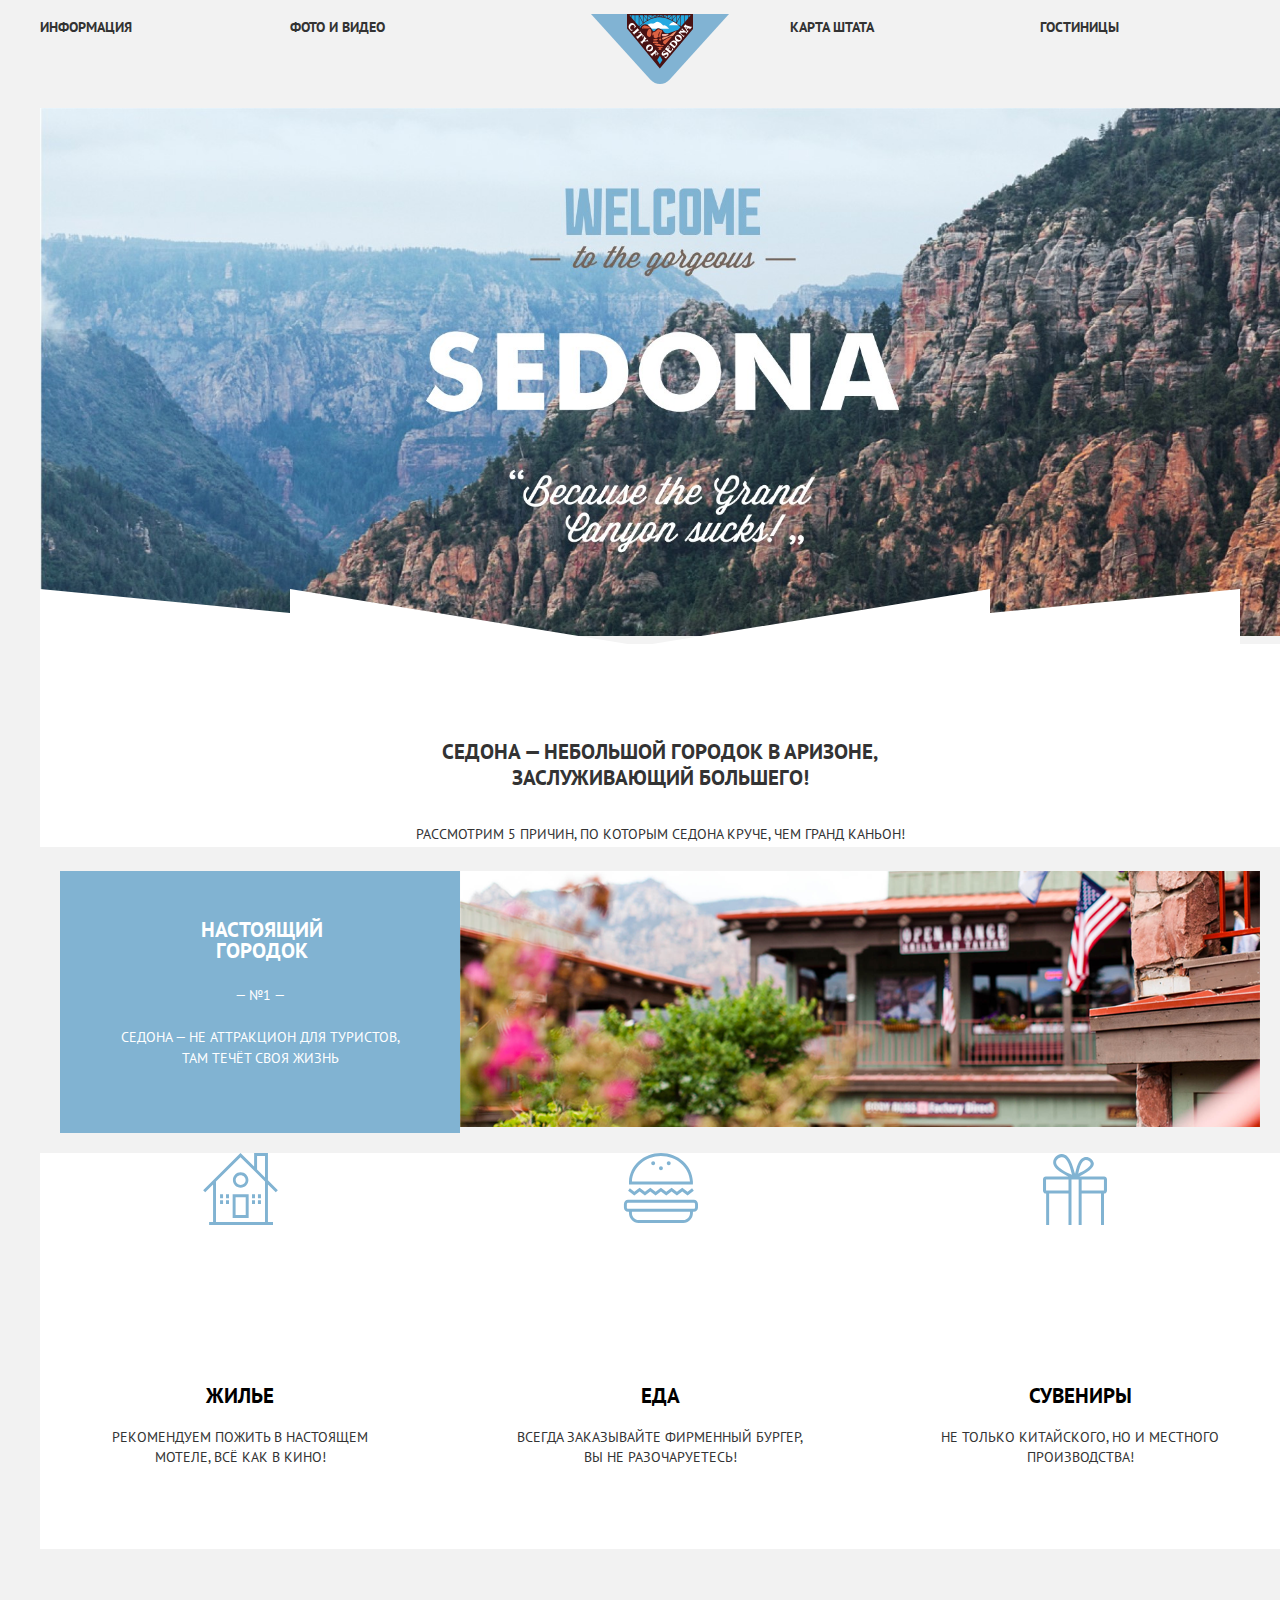
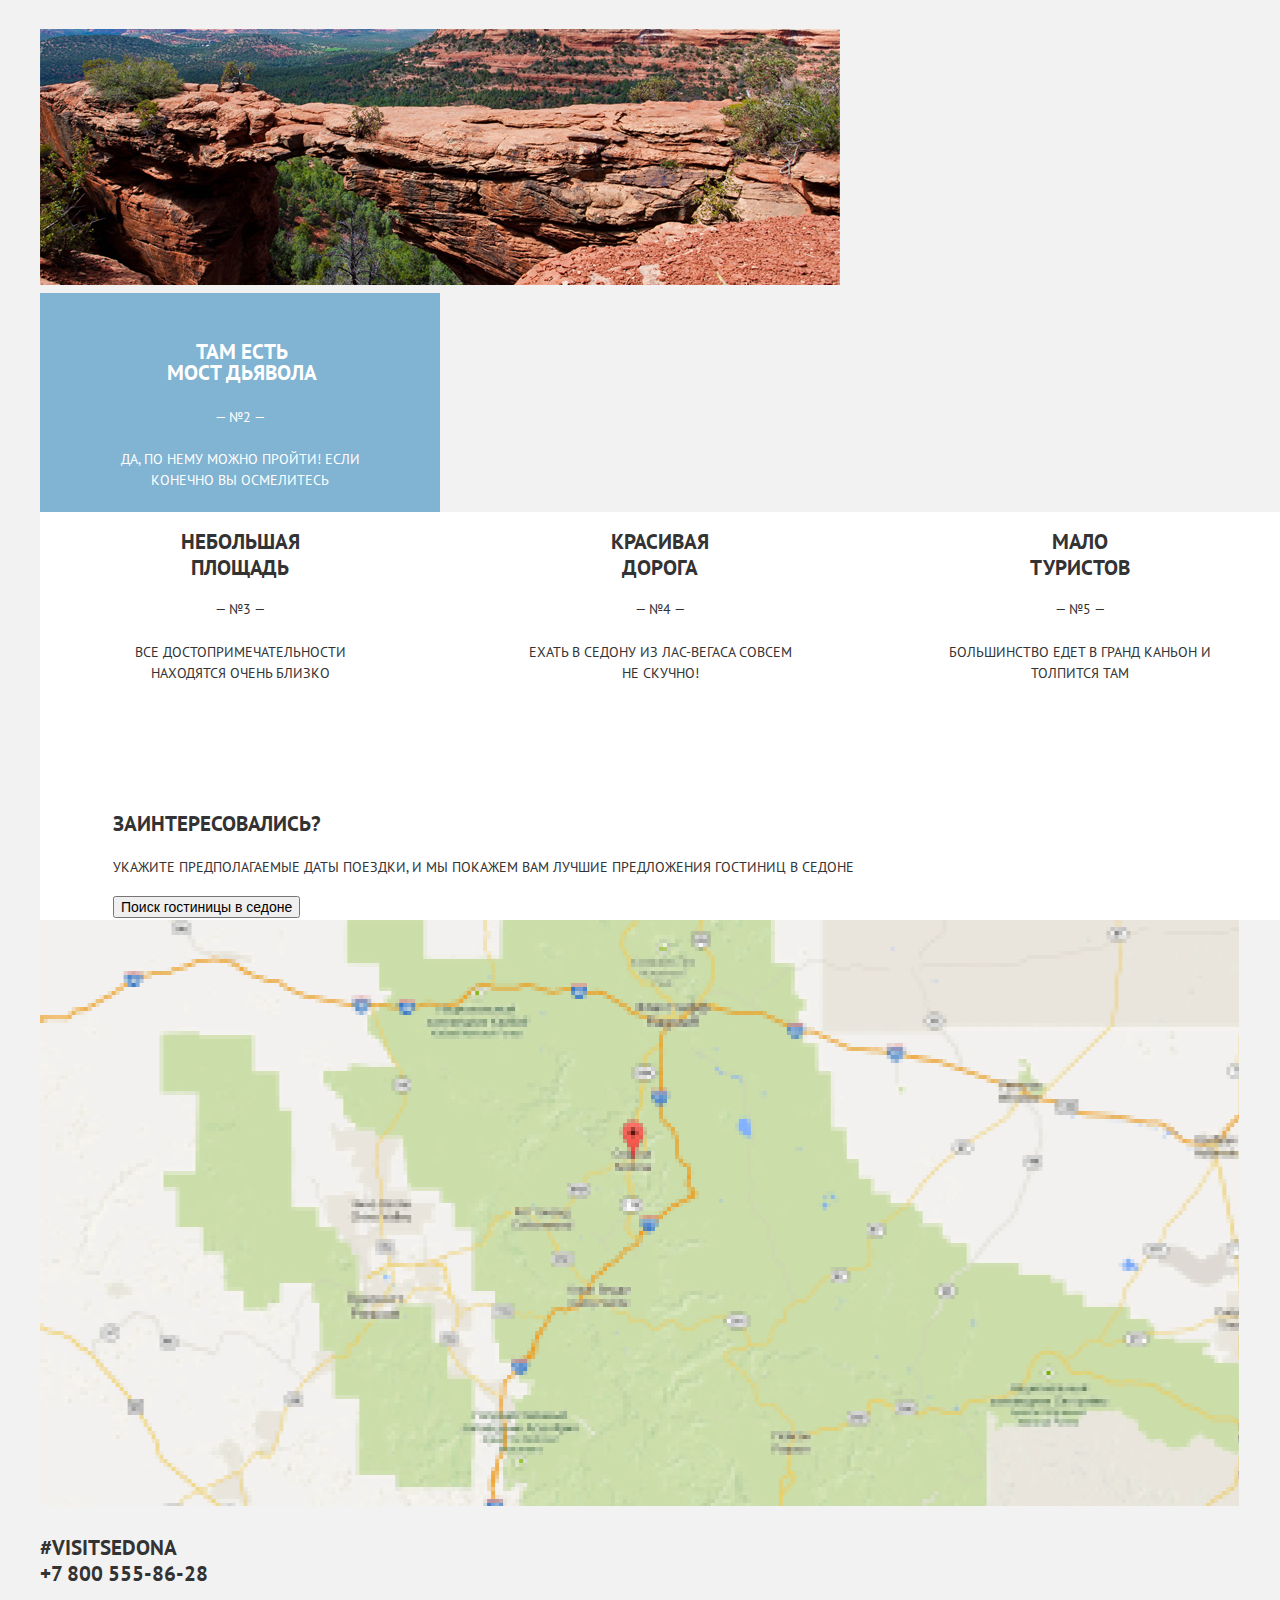
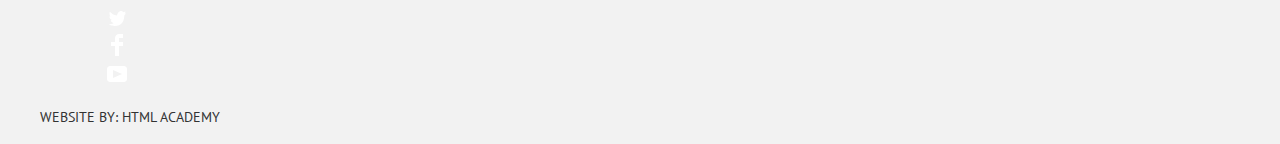
<file: index.html>
<!DOCTYPE html>
<html class="page" lang="ru">

<head>
  <meta charset="utf-8">
  <title>HTML Academy: Седона</title>
  <link rel="icon" href="favicon.ico">
  <link href="https://fonts.googleapis.com/css?family=PT+Sans:400,700&amp;subset=cyrillic" rel="stylesheet">
  <link rel="stylesheet" href="css/normalize.css">
  <link rel="stylesheet" href="css/style.css">
</head>

<body class="page-body">
  <div class="container">


    <header claas="page-header">
      <nav class="page-navigation">
        <div class="main-navigation-list">
          <ul class="navigation-list">
            <li class="navigation-item">
              <a href="index.html">Информация</a>
            </li>
            <li class="navigation-item">
              <a href="index.html">Фото и Видео</a>
            </li>
            <a class="page-header-logo" href="index.html">
              <img src="img/logo.svg" width="138" height="70" alt="Логотип SEDONA">
            </a>
            <li class="navigation-item">
              <a href="#">Карта Штата</a>
            </li>
            <li class="navigation-item">
              <a href="catalog.html">Гостиницы</a>
            </li>
          </ul>
        </div>
      </nav>
    </header>


    <main class="page-content">
      <header class="header-promo">
        <section class="promo">
          <img src="img/welcome.jpg" width="1200" height="509" alt="Слайд SEDONA">
        </section>
        <section class="item-figure">
          <img src="img/triangle.svg" width="1200" height="57" alt="Треугольник">
        </section>
        <section class="item-promo">
          <h2>Седона — небольшой городок в Аризоне, <br>
            заслуживающий большего!</h2>
          <p>Рассмотрим 5 причин, по которым Седона круче, чем гранд каньон!</p>
        </section>
      </header>

      <section class="advantages">
        <div class="advantage-blue">
          <h2>Настоящий<br>
            городок</h2>
          <p>— №1 —</p>
          <p>Седона — не аттракцион для туристов, там течёт своя жизнь</p>
        </div>
        <div class="advantages-image">
          <img src="img/city.png" width="800" height="256" alt="Настоящий городок">
        </div>
      </section>

      <section class="feature">
        <ul class="feature-list">
          <li class="item-feature icon-1">
            <h3>Жилье</h3>
            <p>Рекомендуем пожить в настоящем мотеле, всё как в кино!</p>
          </li>
          <li class="item-feature icon-2">
            <h3>Еда</h3>
            <p>Всегда заказывайте фирменный бургер, вы не разочаруетесь!</p>
          </li>
          <li class="item-feature icon-3">
            <h3>Сувениры</h3>
            <p>Не только китайского, но и местного производства!</p>
          </li>
        </ul>
      </section>
      <section>
        <div class="advantage-image">
          <img src="img/brige.png" width="800" height="256" alt="Мост Дъявола">
        </div>
        <div class="advantage-blue">
          <h2>Там есть<br>
            Мост дьявола</h2>
          <p>— №2 —</p>
          <p>Да, по нему можно пройти! Если конечно вы осмелитесь</p>
        </div>

      </section>
      <section>
        <ul class="feature-list">
          <li class="more-feature">
            <h2>Небольшая<br>
              площадь</h2>
            <p>— №3 —</p>
            <p>все достопримечательности находятся очень близко</p>
          </li>
          <li class="more-feature">
            <h2>Красивая<br>
              дорога</h2>
            <p>— №4 —</p>
            <p>ехать в седону из лас-вегаса совсем не скучно!</p>
          </li>
          <li class="more-feature">
            <h2>Мало<br>
              туристов</h2>
            <p>— №5 —</p>
            <p>большинство едет в гранд каньон и толпится там</p>
          </li>
        </ul>
      </section>
      <section class="search-hotel">
        <h2>Заинтересовались?</h2>
        <p>Укажите предполагаемые даты поездки, и мы покажем вам лучшие предложения гостиниц в седоне</p>
        <button type="button">Поиск гостиницы в седоне</button>
      </section>
    </main>


    <footer class="page-footer">
      <section class="map-image">
        <img src="img/map.png" width="1200" height="256" alt="Карта">
      </section>
      <section class="item-contact">
        <p>
          #VISITSEDONA<br>
          <a href="tel:+78005558628">+7 800 555-86-28</a>
        </p>
      </section>
      <section class="footer-social">
        <ul class="social-list">
          <li class="social-item">
            <a class="social-button button-tw" href="">
              <img src="img/twitter.svg" width="46" height="48" alt="Twitter">
            </a>
          </li>
          <li class="social-item">
            <a class="social-button button-fb" href="">
              <img src="img/facebook.svg" width="46" height="48" alt="Facebook">
            </a>
          </li>
          <li class="social-item">
            <a class="social-button button-yt" href="">
              <img src="img/youtube.svg" width="46" height="48" alt="YouTube">
            </a>
          </li>
        </ul>
      </section>
      <p class="footer-copyright">
        Website by:
        <a href="https://htmlacademy.ru">HTML Academy</a>
      </p>
    </footer>
  </div>
</body>

</html>
</file>
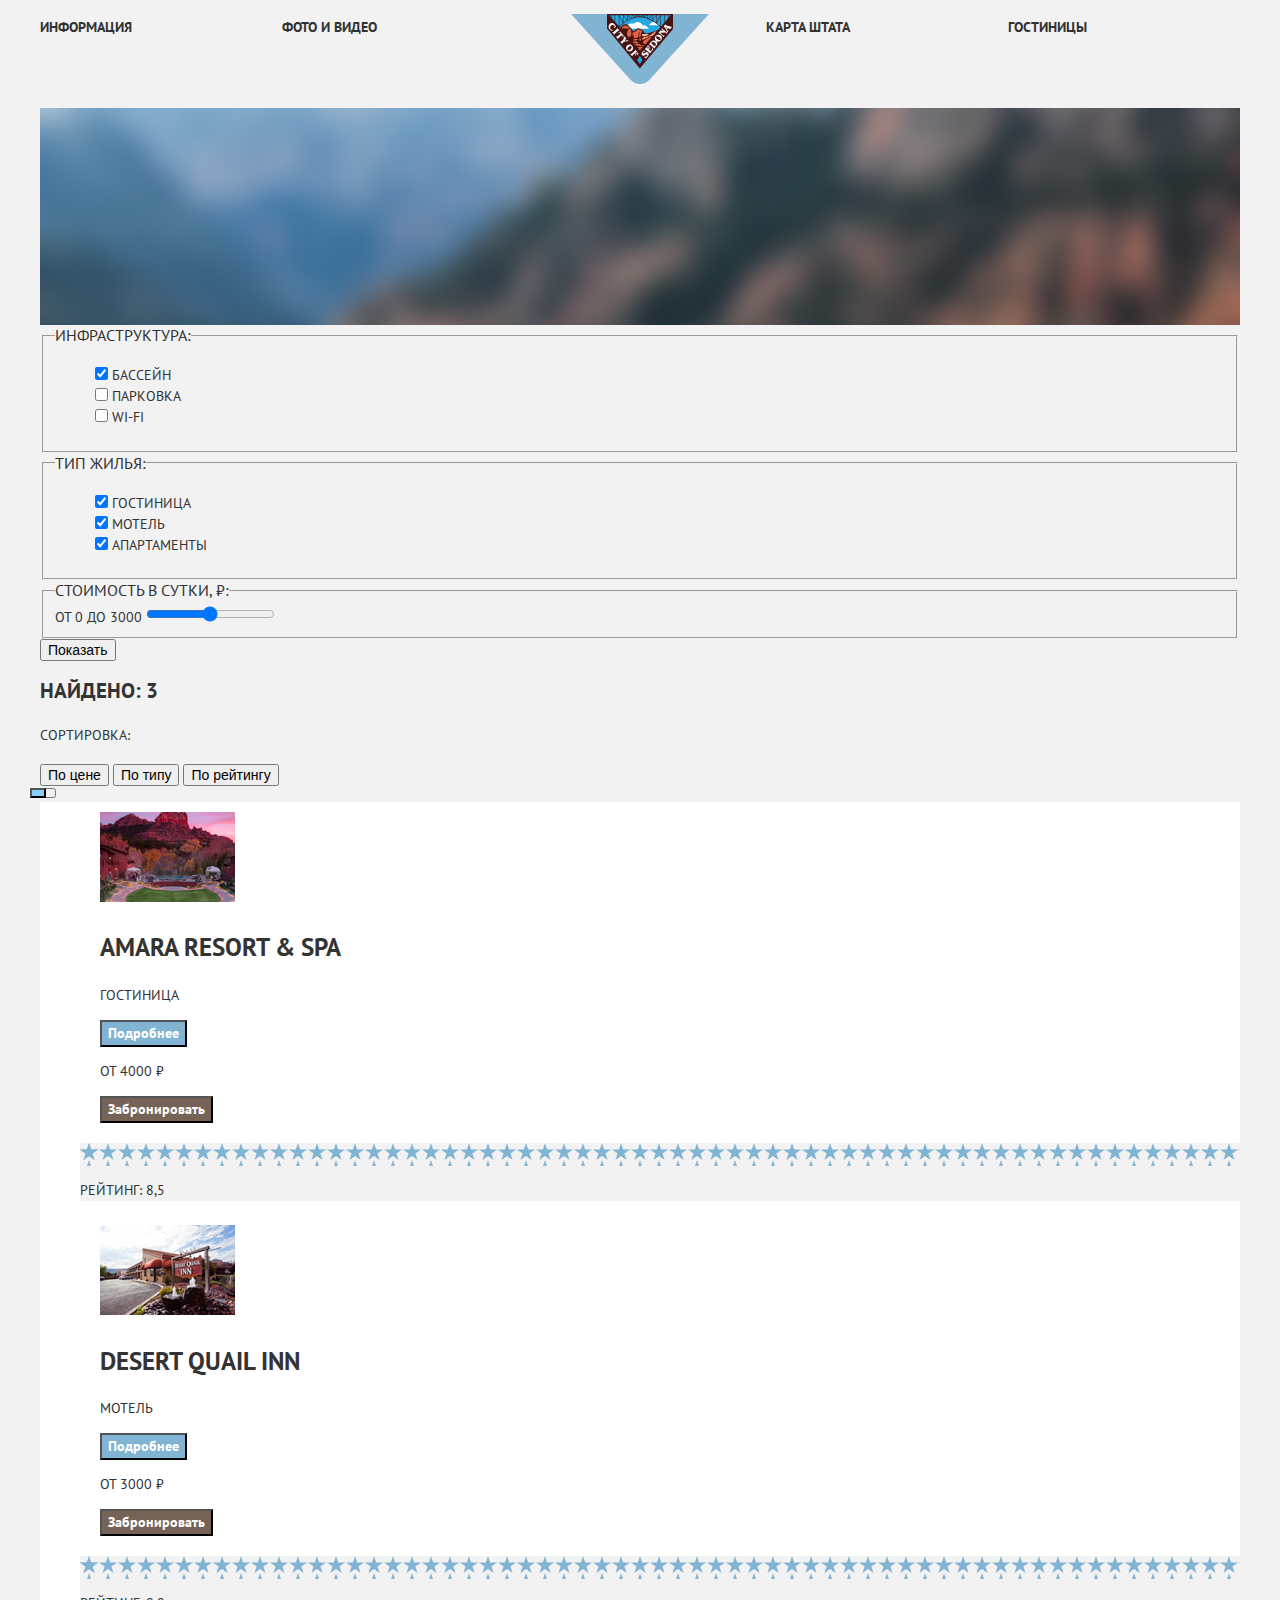
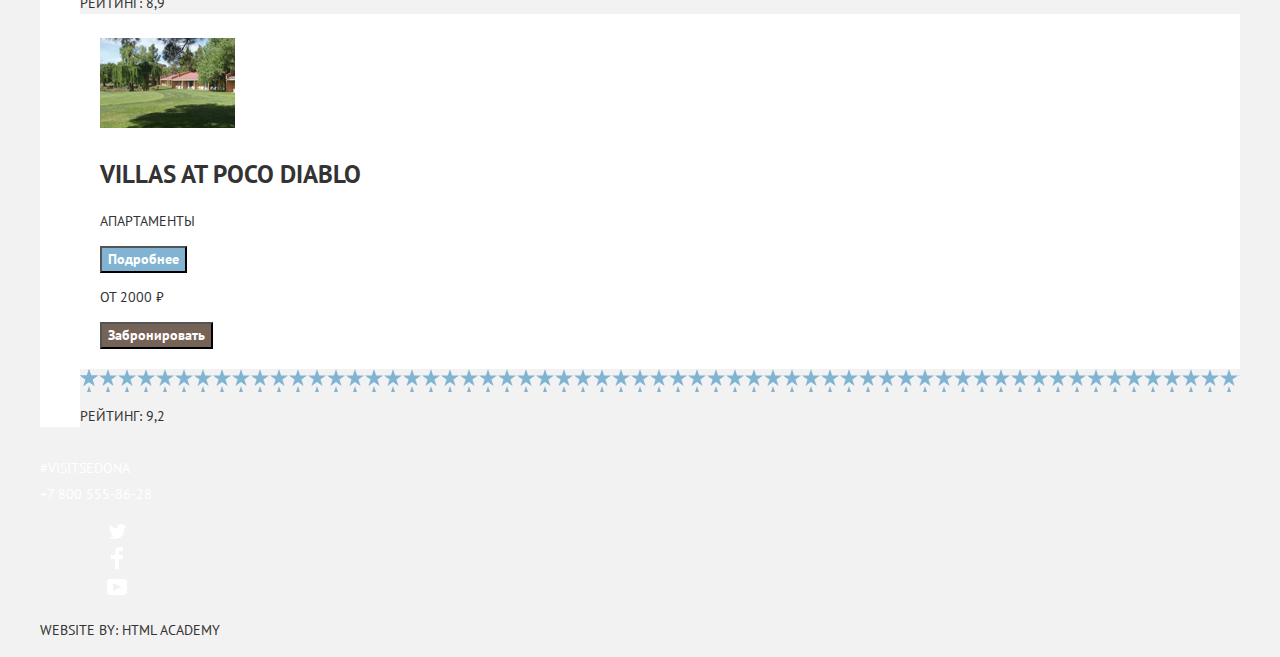
<file: catalog.html>
<!DOCTYPE html>
<html class="page" lang="ru">

<head>
  <meta charset="utf-8">
  <title>HTML Academy: Седона</title>
  <link rel="icon" href="favicon.ico">
  <link rel="stylesheet" href="https://fonts.googleapis.com/css2?family=PT+Sans&display=swap">
  <link href="css/normalize.css" rel="stylesheet">
  <link href="css/style.css" rel="stylesheet">
</head>

<body class="page-body">
  <div class="container">
    <header claas="page-header">
      <nav class="page-navigation">
        <div class="main-navigation-list">
          <ul class="navigation-list">
            <li class="navigation-item">
              <a href="index.html">Информация</a>
            </li>
            <li class="navigation-item">
              <a href="index.html">Фото и Видео</a>
            </li>
            <a class="page-header-logo" href="index.html">
              <img src="img/logo.svg" width="138" height="70" alt="Логотип SEDONA">
            </a>
            <li class="navigation-item">
              <a href="#">Карта Штата</a>
            </li>
            <li class="navigation-item">
              <a href="catalog.html">Гостиницы</a>
            </li>
          </ul>
        </div>
      </nav>
    </header>
    <section class="filters">
      <div class="filter-image">
        <img src="img/background.png" wigth="1200" height="217" alt="rating-stars">
      </div>
      <form class="filter" method="get" action="https://echo.htmlacademy.ru">
        <fieldset>
          <legend>Инфраструктура:</legend>
          <ul>
            <li class="item-filter">
              <input class="filter-input" type="checkbox" name="pool" id="filter-pool" checked>
              <label for="filter-pool">Бассейн</label>
            </li>
            <li class="item-filter">
              <input class="filter-input" type="checkbox" name="parking" id="filter-parking">
              <label for="filter-parking">Парковка</label>
            </li>
            <li class="item-filter">
              <input class="filter-input" type="checkbox" name="wifi" id="filter-wifi">
              <label for="filter-wifi">Wi-Fi</label>
            </li>
          </ul>
        </fieldset>
        <fieldset>
          <legend>Тип жилья:</legend>
          <ul>
            <li class="item-filter">
              <input class="filter-input" type="checkbox" name="hotel" id="filter-hotel" checked>
              <label for="filter-hotel">Гостиница</label>
            </li>
            <li class="item-filter">
              <input class="filter-input" type="checkbox" name="motel" id="filter-motel" checked>
              <label for="filter-motel">Мотель</label>
            </li>
            <li class="item-filter">
              <input class="filter-input" type="checkbox" name="apartments" id="filter-apartments" checked>
              <label for="filter-apartments">Апартаменты</label>
            </li>
          </ul>
        </fieldset>
        <fieldset class="range-slider">
          <legend>Стоимость в сутки, ₽:</legend>
          <label for="filter-price"><span>От 0</span> <span>До 3000</span></label>
          <input type="range" name="price" id="filter-price" multiple min="0" step="1" max="3000">
        </fieldset>
        <button type="submit">Показать</button>
      </form>
    </section>
    <section class="catalog">
      <h2>Найдено: 3</h2>
      <p>Сортировка:</p>
      <button type="button">По цене</button>
      <button type="button">По типу</button>
      <button type="button">По рейтингу</button>
      <div class="arrow">
        <button class="arrow-up" type="button"><i class="arrow up"></i></button>
        <button class="arrow-down" type="button"><i class="arrow down active"></i></button>
      </div>
      <ul class="catalog-list">



        <li class="catalog-item">
          <div class="item-left-side">
            <a href="#">
              <img src="img/hotel.png" class="item-image" width="135" height="90" alt="Amara Resort & Spa">
            </a>
            <div class="item-inner">
              <a href="#">
                <h3>Amara Resort & Spa</h3>
              </a>
              <div class="item-more">
                <p>
                  Гостиница
                </p>
                <button class="more-button" type="button">Подробнее</button>
              </div>
              <div class="item-price">
                <p>
                  От 4000 ₽
                </p>
                <button class="item-button" type="button">Забронировать</button>
              </div>
            </div>
          </div>

          <div class="item-right-side">
            <div class="rating-stars">
              <img src="img/star.png" wigth="19" height="17" alt="Star">
            </div>
            <p>Рейтинг: 8,5</p>
          </div>
        </li>




        <li class="catalog-item">
          <div class="item-left-side">
            <a class="item-image" href="#">
              <img src="img/motel.png" width="135" height="90" alt="Desert Quail Inn">
            </a>
            <div class="item-inner">
              <a href="#">
                <h3>Desert Quail Inn</h3>
              </a>
              <div class="item-more">
                <p>
                  Мотель
                </p>
                <button class="more-button" type="button">Подробнее</button>
              </div>
              <div class="item-price">
                <p>
                  От 3000 ₽
                </p>
                <button class="item-button" type="button">Забронировать</button>
              </div>
            </div>
          </div>

          <div class="item-right-side">
            <div class="rating-stars">
              <img src="img/star.png" wigth="19" height="17" alt="Star">
            </div>
            <p>Рейтинг: 8,9</p>
          </div>
        </li>
        <li class="catalog-item">
          <div class="item-left-side">
            <a class="item-image" href="#">
              <img src="img/apartaments.png" width="135" height="90" alt="Villas at Poco Diablo">
            </a>
            <div class="item-inner">
              <a href="#">
                <h3>Villas at Poco Diablo</h3>
              </a>
              <div class="item-more">
                <p>
                  Апартаменты
                </p>
                <button class="more-button" type="button">Подробнее</button>
              </div>
              <div class="item-price">
                <p>
                  От 2000 ₽
                </p>
                <button class="item-button" type="button">Забронировать</button>
              </div>
            </div>
          </div>

          <div class="item-right-side">
            <div class="rating-stars">
              <img src="img/star.png" wigth="19" height="17" alt="Star">
            </div>
            <p>Рейтинг: 9,2</p>
          </div>
        </li>

      </ul>
    </section>
    </main>
    <footer class="page-footer">
      <section class="footer-social">
        <p>
          #VISITSEDONA<br>
          <a href="tel:+78005558628">+7 800 555-86-28</a>
        </p>
      </section>
      <section>
        <ul class="social-list">
          <li class="social-item">
            <a class="social-button button-tw" href="">
              <img src="img/twitter.svg" width="46" height="48" alt="Twitter">
            </a>
          </li>
          <li class="social-item">
            <a class="social-button button-fb" href="">
              <img src="img/facebook.svg" width="46" height="48" alt="Facebook">
            </a>
          </li>
          <li class="social-item">
            <a class="social-button button-yt" href="">
              <img src="img/youtube.svg" width="46" height="48" alt="YouTube">
            </a>
          </li>
        </ul>
      </section>
      <p class="footer-copyright">
        Website by:
        <a href="https://htmlacademy.ru">HTML Academy</a>
      </p>
    </footer>
  </div>
</body>

</html>
</file>
<file: css/style.css>
:root {
  background: #F2F2F2;
  background: #81B3D2;
  background: #EEEEEE;
  background: #766357;
}

body {
  margin: 0;
  padding: 0;
  font-family: "PT Sans", Arial, sans-serif;
  font-size: 14px;
  line-height: 26px;
  color: #333333;
  text-transform: uppercase;
  background-color: #f2f2f2;
  min-height: 100%;
  /* гриды */
  display: grid;
  grid-template-rows: min-content 1fr min-content;
  align-content: start;
}

a {
  min-height: 100%;
  text-decoration: none;
}

img {
  max-width: 100%;
  height: auto;
  width: auto;
}

.page {
  height: 100%;
}

.container {
  width: 1200px;
  margin: 0 auto;
  display: grid;
}

.container a {
  color: var(--basic-black);
}

.button {
  display: inline-block;
  vertical-align: top;
  font: inherit;
  text-align: center;
  vertical-align: middle;
  text-transform: uppercase;
  border: none;
}

​.page-header {
  background-color: #ffffff;
}

.main-navigation-list {
  background-color: var(--white);
}

.navigation-list {
  display: grid;
  grid-template-columns: 1fr 1fr 1fr 1fr 1fr;
  gap: 20px 10px;
  padding: 0;
  margin: 0;
  padding-top: 14px;
  padding-bottom: 16px;
}

.navigation-item {
  margin: 0;
  padding: 0;
  list-style-type: none;
  font-style: normal;
  font-weight: bold;
  font-size: 14px;
  line-height: 26px;
}

.page-header-logo {
  justify-self: center;
}

/* promo */

.header-promo {
  background-color: white;
}

.promo {
  width: 100%;
  min-height: 508px;
  background-repeat: no-repeat;
  background-size: contain;
  background-color: #f3f3f3;
}

.item-figure {
  position: relative;
  top: -55px;
  bottom: 10px;
  width: 100%;
  height: 100%;
  max-height: 100px;
}

.item-promo {
  font-weight: normal;
  font-size: 14px;
  line-height: 26px;
  align-items: center;
  text-align: center;
}

.item-promo h2 {
  margin: 20px 20px 20px;
  padding: 10px 10px 10px;
  font-family: PT Sans;
  font-style: normal;
  font-weight: bold;
  font-size: 21px;
  line-height: 26px;
  align-items: center;
  text-align: center;
  text-transform: uppercase;
  background-color: white;
}

/* advantages */

.advantages {
  margin: 10px 10px 10px;
  padding: 10px 10px 10px;
  font-style: normal;
  font-weight: normal;
  font-size: 14px;
  line-height: 21px;
  display: grid;
  grid-template-columns: 1fr 100%;
}

.advantage-blue {
  width: 400px;
  padding-top: 48px;
  text-align: center;
  background: #81b3d2;
  color: white;
}

.advantage-blue h2 {
  width: 160px;
  margin: 0 auto;
  margin-left: 122px;
  margin-bottom: 24px;
  font-size: 21px;
  line-height: 21px;
  font-weight: 700;
}

.advantage-blue p {
  width: 302px;
  padding-bottom: 21px;
  margin: 0 auto;
  font-size: 14px;
  line-height: 21px;
  text-align: center;
  font-weight: 400;
}

.advantage-item {
  margin: 0;
  padding: 0;
}

.advantage-image {
  height: auto;
  width: 100%;
  display: block;
}

/* feature */

.feature {
  margin-bottom: 80px;
}

.feature-list {
  display: grid;
  grid-template-columns: 1fr 1fr 1fr;
  column-gap: 20px;
  margin: 0;
  padding: 0;
  list-style: none;
  background-color: #ffffff;
}

.icon-1::before {
  content: "";
  margin: auto;
  right: 0;
  left: 0;
  width: 75px;
  height: 72px;
  background-image: url(../img/icon-1.svg);
  background-repeat: no-repeat;
  display: block;
}

.icon-2::before {
  content: "";
  margin: auto;
  right: 0;
  left: 0;
  width: 75px;
  height: 72px;
  background-image: url(../img/icon-2.svg);
  background-repeat: no-repeat;
  display: block;
}

.icon-3::before {
  content: "";
  margin: auto;
  right: 0;
  left: 0;
  width: 75px;
  height: 72px;
  background-image: url(../img/icon-3.svg);
  background-repeat: no-repeat;
  display: block;
}

.item-feature {
  width: 400px;
  text-align: center;
}

.item-feature h3 {
  position: relative;
  margin-top: 160px;
  padding: 0;
  font-family: "PT Sans";
  font-size: 21px;
  font-weight: 700;
  line-height: 21px;
  color: #000000;
}

.item-feature p {
  width: 288px;
  margin: 0 auto;
  margin-bottom: 82px;
  font-family: "PT Sans";
  font-size: 14px;
  font-weight: 400;
  line-height: 20px;
  color: #333333;
}

.more-feature {
  width: 400px;
  text-align: center;
  padding-bottom: 38px;
}

.more-feature h3 {
  width: 134px;
  margin: 0 auto;
  margin-bottom: 22px;
  margin-top: 48px;
  font-size: 21px;
  line-height: 21px;
  text-align: center;
  font-weight: 700;
  color: #000000;
}

.more-feature p {
  width: 264px;
  margin: 0 auto;
  margin-bottom: 22px;
  font-size: 14px;
  line-height: 21px;
  text-align: center;
  font-weight: 400;
  color: #333333;
}

.feature-blue {
  width: 400px;
  padding-top: 48px;
  text-align: center;
  background: #81b3d2;
  color: white;
}

.feature-blue h2 {
  width: 160px;
  margin: 0 auto;
  margin-left: 122px;
  margin-bottom: 24px;
  font-size: 21px;
  line-height: 21px;
  font-weight: 700;
}

.feature-blue p {
  width: 302px;
  padding-bottom: 21px;
  margin: 0 auto;
  font-size: 14px;
  line-height: 21px;
  text-align: center;
  font-weight: 400;
}

.feature-image {
  height: auto;
  width: 100%;
  display: block;
}

.search-hotel {
  align-items: center;
  margin: 0 auto;
  padding: 0 73px;
  padding-top: 50px;
  background-color: #ffffff;
}

/* footer */

.map-image {
  max-width: 100%;
  height: auto;
  width: auto;
}

.item-contact {
  color: var(--basic-black);
  font-family: PT Sans;
  font-style: normal;
  font-weight: bold;
  font-size: 21px;
  line-height: 26px;
  text-decoration-color: black;
}

.footer-social {
  margin: 0 auto;
  padding: 0 auto;
  color: white;
}

.social-list {
  align-items: center;
  justify-content: center;
  margin: 0;
  margin-right: 224px;
  padding: 0;
  width: 154px;
  text-align: center;
  list-style: none;
}

/* начало фильтровки */

.filters {
  font-size: 14px;
  line-height: 21px;
}

.filter-image {
  width: 1200px;
  height: 217px;
  background-image: url("/img/background.png");
  background-position: contain;
  background-repeat: no-repeat;
  background-size: auto, cover;
  background-color: #fafafa;
}

.filter legend {
  font-size: 16px;
  line-height: 21px;
}

.filter ul {
  list-style: none;
  line-height: 18px;
}

.filter-input {
  font-family: PT Sans;
  font-style: normal;
  font-weight: normal;
}

.item-filter {
  font-size: 14px;
  line-height: 21px;
  font-family: PT Sans;
  font-style: normal;
  font-weight: normal;
}

.arrow-up {
  position: absolute;
  width: 11px;
  height: 10px;
  color: darkgrey;
}

.arrow-down {
  position: absolute;
  width: 11px;
  height: 10px;
  background: lightskyblue;
  left: 30px;
}

/* фильтрование каталога */

.catalog-list {
  background-color: white;
}

.catalog-item {
  list-style: none;
}

.catalog-item a {
  color: var(--basic-black);
}

.item-left-side {
  margin: 10px 10px 10px;
  padding: 10px 10px 10px;
  ;
}

.item-image {
  width: 135px;
  height: 90px;
}

.item-inner {
  font-family: PT Sans;
  font-style: normal;
  font-weight: bold;
  font-size: 21px;
  line-height: 26px;
}

.item-more {
  font-family: PT Sans;
  font-style: normal;
  font-weight: normal;
  font-size: 14px;
  line-height: 21px;
}

.item-price {
  font-family: PT Sans;
  font-style: normal;
  font-weight: normal;
  font-size: 14px;
  line-height: 21px;
}

.item-right-side {
  font-family: PT Sans;
  font-style: normal;
  font-weight: normal;
  font-size: 14px;
  line-height: 21px;
  background: #F2F2F2
}

.rating-stars {
  background-image: url(/img/star.png)
}

.more-button {
  font-family: PT Sans;
  font-style: normal;
  font-weight: bold;
  font-size: 14px;
  line-height: 21px;
  background: #81B3D2;
  color: #FFFFFF
}

.item-button {
  font-family: PT Sans;
  font-style: normal;
  font-weight: bold;
  font-size: 14px;
  line-height: 21px;
  color: #FFFFFF;
  background: #766357;
}
</file>
